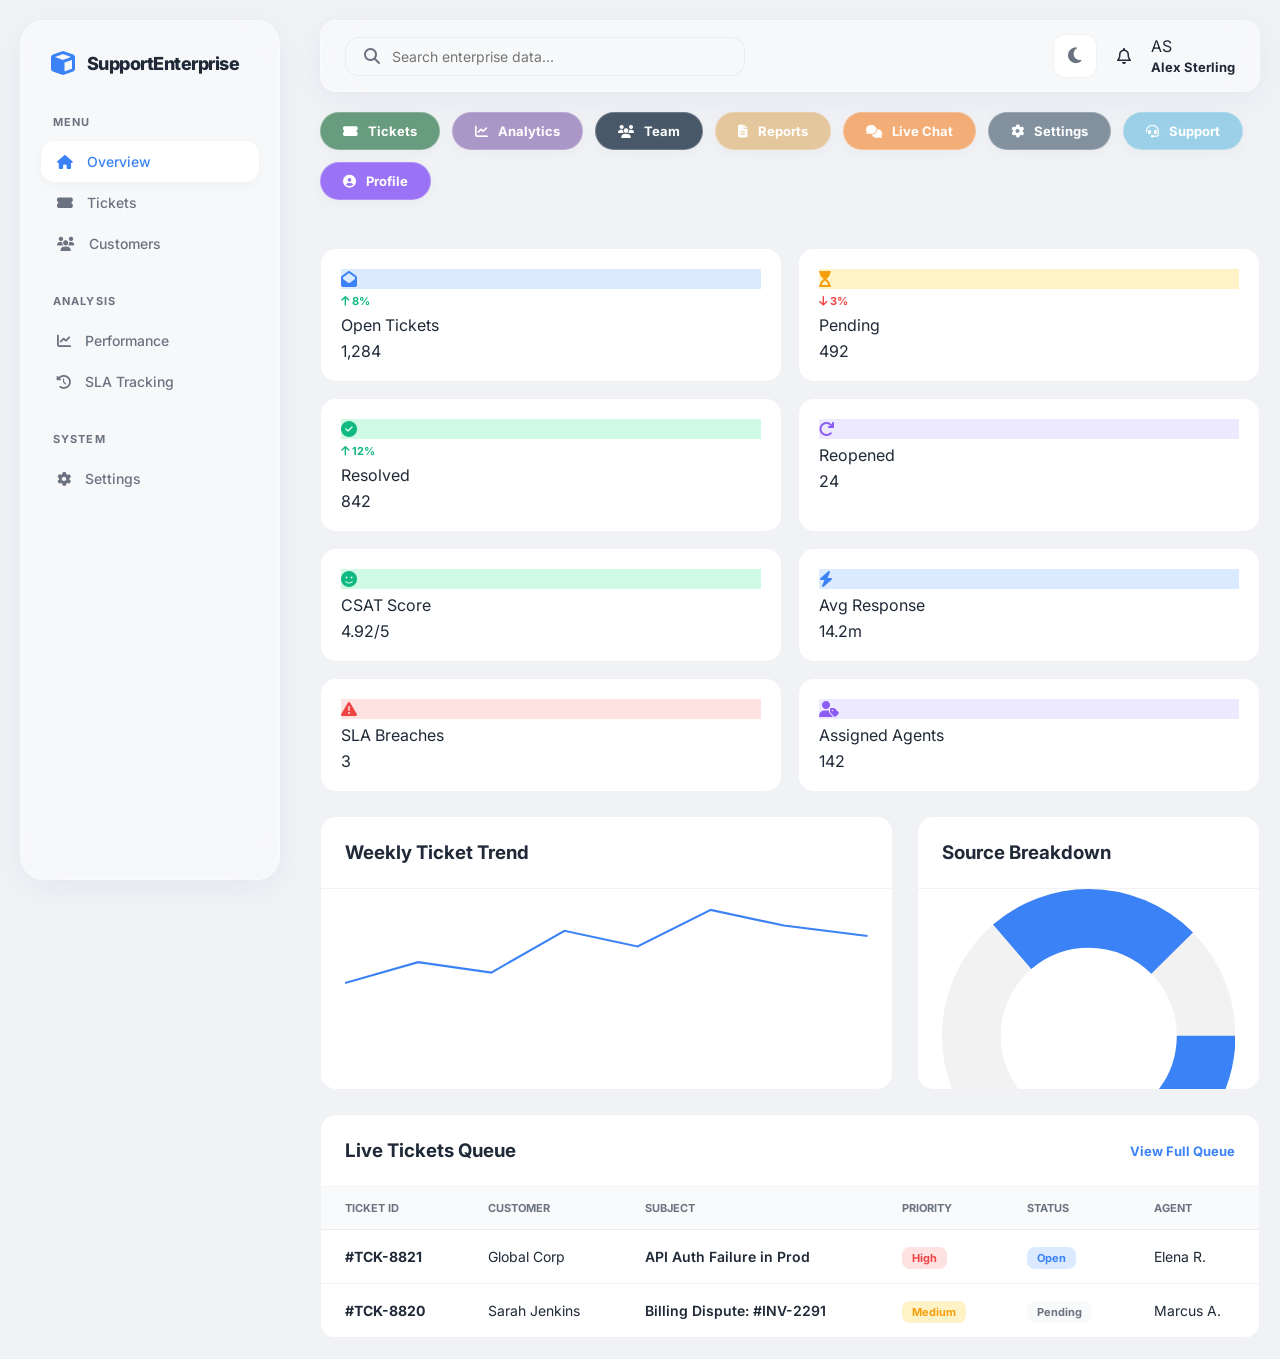
<file: index.html>
<!DOCTYPE html>
<html lang="en">
<head>
    <meta charset="UTF-8">
    <meta name="viewport" content="width=device-width, initial-scale=1.0">
    <title>SupportPro | Enterprise Glassmorphism (Final Edition)</title>
    <!-- Google Fonts: Inter -->
    <link href="https://fonts.googleapis.com/css2?family=Inter:wght@300;400;500;600;700;800&display=swap" rel="stylesheet">
    <!-- Font Awesome -->
    <link rel="stylesheet" href="https://cdnjs.cloudflare.com/ajax/libs/font-awesome/6.4.0/css/all.min.css">
    <style>
        :root {
            /* Light Mode Variables (Default) */
            --bg-body: #f0f2f5;
            --glass-bg: rgba(255, 255, 255, 0.45);
            --glass-border: rgba(255, 255, 255, 0.4);
            --glass-shadow: 0 8px 32px 0 rgba(31, 38, 135, 0.05);
            
            --primary: #3b82f6;
            --primary-soft: #dbeafe;
            --success: #10b981;
            --success-soft: #d1fae5;
            --warning: #f59e0b;
            --warning-soft: #fef3c7;
            --danger: #ef4444;
            --danger-soft: #fee2e2;
            --info: #8b5cf6;
            --info-soft: #ede9fe;
            
            --text-main: #1f2937;
            --text-muted: #6b7280;
            --border-thin: rgba(0, 0, 0, 0.05);
            --card-bg: #ffffff;
            --table-header-bg: #f9fafb;
            
            --sidebar-width: 260px;
            --transition: all 0.4s cubic-bezier(0.4, 0, 0.2, 1);
            --radius-xl: 24px;
            --radius-lg: 16px;

            /* Chic Action Colors */
            --chic-emerald: rgba(80, 141, 105, 0.85);
            --chic-lavender: rgba(159, 134, 192, 0.85);
            --chic-midnight: rgba(44, 62, 80, 0.85);
            --chic-gold: rgba(227, 192, 141, 0.85);
            --chic-slate: rgba(112, 128, 144, 0.85);
            --chic-rose: rgba(244, 162, 97, 0.85);
            --chic-sky: rgba(142, 202, 230, 0.85);
            --chic-violet: rgba(139, 92, 246, 0.85);
        }

        /* Dark Mode Override */
        [data-theme="dark"] {
            --bg-body: #0b0f19;
            --glass-bg: rgba(30, 41, 59, 0.7);
            --glass-border: rgba(255, 255, 255, 0.1);
            --glass-shadow: 0 8px 32px 0 rgba(0, 0, 0, 0.4);
            
            --text-main: #f8fafc;
            --text-muted: #94a3af;
            --border-thin: rgba(255, 255, 255, 0.05);
            --card-bg: rgba(15, 23, 42, 0.8);
            --table-header-bg: rgba(15, 23, 42, 0.9);
            
            --primary-soft: rgba(59, 130, 246, 0.1);
            --success-soft: rgba(16, 185, 129, 0.1);
            --warning-soft: rgba(245, 158, 11, 0.1);
            --danger-soft: rgba(239, 68, 68, 0.1);
            --info-soft: rgba(139, 92, 246, 0.1);
        }

        * {
            margin: 0;
            padding: 0;
            box-sizing: border-box;
            font-family: 'Inter', sans-serif;
        }

        body {
            background-color: var(--bg-body);
            color: var(--text-main);
            min-height: 100vh;
            display: flex;
            overflow-x: hidden;
            transition: var(--transition);
        }

        /* Floating Glass Sidebar */
        .sidebar {
            width: var(--sidebar-width);
            background: var(--glass-bg);
            backdrop-filter: blur(20px);
            -webkit-backdrop-filter: blur(20px);
            border: 1px solid var(--glass-border);
            border-radius: var(--radius-xl);
            position: fixed;
            top: 20px;
            bottom: 20px;
            left: 20px;
            z-index: 1000;
            display: flex;
            flex-direction: column;
            padding: 30px 20px;
            box-shadow: var(--glass-shadow);
            transition: var(--transition);
        }

        .sidebar-logo {
            display: flex;
            align-items: center;
            gap: 12px;
            margin-bottom: 40px;
            padding-left: 10px;
            font-size: 18px;
            font-weight: 800;
            letter-spacing: -0.5px;
            color: var(--text-main);
        }

        .sidebar-logo i {
            color: var(--primary);
            font-size: 24px;
        }

        .sidebar-nav {
            list-style: none;
            flex: 1;
        }

        .nav-section {
            margin-bottom: 30px;
        }

        .nav-title {
            font-size: 11px;
            font-weight: 700;
            color: var(--text-muted);
            text-transform: uppercase;
            letter-spacing: 0.1em;
            margin-bottom: 12px;
            padding-left: 12px;
        }

        .nav-link {
            display: flex;
            align-items: center;
            gap: 14px;
            padding: 12px 16px;
            color: var(--text-muted);
            text-decoration: none;
            border-radius: 14px;
            font-size: 14px;
            font-weight: 500;
            transition: var(--transition);
        }

        .nav-link:hover {
            background: rgba(255, 255, 255, 0.1);
            color: var(--text-main);
        }

        .nav-link.active {
            background: var(--card-bg);
            color: var(--primary);
            box-shadow: 0 4px 12px rgba(0, 0, 0, 0.03);
        }

        /* Top Glass Toolbar */
        .top-toolbar {
            position: fixed;
            top: 20px;
            right: 20px;
            left: calc(var(--sidebar-width) + 60px);
            height: 72px;
            background: var(--glass-bg);
            backdrop-filter: blur(20px);
            -webkit-backdrop-filter: blur(20px);
            border: 1px solid var(--glass-border);
            border-radius: var(--radius-lg);
            z-index: 900;
            display: flex;
            align-items: center;
            justify-content: space-between;
            padding: 0 24px;
            box-shadow: var(--glass-shadow);
            transition: var(--transition);
        }

        .search-bar {
            background: rgba(255, 255, 255, 0.1);
            padding: 10px 18px;
            border-radius: 14px;
            display: flex;
            align-items: center;
            gap: 12px;
            width: 400px;
            border: 1px solid var(--border-thin);
        }

        .search-bar input {
            border: none;
            background: none;
            outline: none;
            width: 100%;
            font-size: 14px;
            color: var(--text-main);
        }

        .header-actions {
            display: flex;
            align-items: center;
            gap: 20px;
        }

        /* Theme Toggle Button */
        #themeToggle {
            width: 44px;
            height: 44px;
            background: var(--card-bg);
            border: 1px solid var(--border-thin);
            border-radius: 12px;
            cursor: pointer;
            display: flex;
            align-items: center;
            justify-content: center;
            font-size: 18px;
            color: var(--text-muted);
            transition: var(--transition);
        }

        #themeToggle:hover {
            color: var(--primary);
            transform: rotate(15deg);
        }

        /* Action Center */
        .action-center {
            display: flex;
            gap: 12px;
            margin-bottom: 24px;
            flex-wrap: wrap;
        }

        .action-btn {
            display: flex;
            align-items: center;
            gap: 10px;
            padding: 10px 22px;
            border-radius: 50px;
            color: white;
            text-decoration: none;
            font-size: 13px;
            font-weight: 700;
            backdrop-filter: blur(10px);
            border: 1px solid rgba(255, 255, 255, 0.2);
            transition: var(--transition);
            box-shadow: 0 4px 15px rgba(0, 0, 0, 0.03);
        }

        .action-btn:hover {
            transform: translateY(-3px);
            border-color: rgba(255, 255, 255, 0.5);
        }

        .btn-emerald { background: var(--chic-emerald); }
        .btn-lavender { background: var(--chic-lavender); }
        .btn-midnight { background: var(--chic-midnight); }
        .btn-gold { background: var(--chic-gold); }
        .btn-slate { background: var(--chic-slate); }
        .btn-rose { background: var(--chic-rose); }
        .btn-sky { background: var(--chic-sky); }
        .btn-violet { background: var(--chic-violet); }

        /* KPI Grid */
        .main-content {
            flex: 1;
            margin-left: calc(var(--sidebar-width) + 40px);
            padding: 112px 20px 20px;
            display: flex;
            gap: 24px;
            transition: var(--transition);
        }

        .data-center {
            flex: 1;
            display: flex;
            flex-direction: column;
            gap: 24px;
        }

        .kpi-grid {
            display: grid;
            grid-template-columns: repeat(4, 1fr);
            gap: 16px;
        }

        .kpi-card {
            background: var(--card-bg);
            padding: 20px;
            border-radius: var(--radius-lg);
            border: 1px solid var(--border-thin);
            display: flex;
            flex-direction: column;
            gap: 6px;
            transition: var(--transition);
        }

        /* Section Cards */
        .section-card {
            background: var(--card-bg);
            border-radius: var(--radius-lg);
            border: 1px solid var(--border-thin);
            overflow: hidden;
            transition: var(--transition);
        }

        .section-header {
            padding: 24px;
            border-bottom: 1px solid var(--border-thin);
            display: flex;
            justify-content: space-between;
            align-items: center;
        }

        .data-table {
            width: 100%;
            border-collapse: collapse;
        }

        .data-table th {
            text-align: left;
            padding: 14px 24px;
            background: var(--table-header-bg);
            font-size: 11px;
            font-weight: 700;
            color: var(--text-muted);
            text-transform: uppercase;
            border-bottom: 1px solid var(--border-thin);
        }

        .data-table td {
            padding: 18px 24px;
            border-bottom: 1px solid var(--border-thin);
            font-size: 14px;
        }

        /* Activity Sidebar */
        .activity-sidebar {
            width: 320px;
            flex-shrink: 0;
        }

        .activity-list {
            padding: 24px;
            display: flex;
            flex-direction: column;
            gap: 20px;
        }

        .activity-item {
            display: flex;
            gap: 14px;
        }

        .activity-avatar {
            width: 32px;
            height: 32px;
            border-radius: 50%;
            background: var(--table-header-bg);
            flex-shrink: 0;
            display: flex;
            align-items: center;
            justify-content: center;
            font-size: 10px;
            font-weight: 700;
        }

        /* Charts Section */
        .charts-row {
            display: grid;
            grid-template-columns: 2fr 1.2fr;
            gap: 24px;
        }

        .chart-box {
            height: 200px;
            padding: 0 24px 24px;
        }

        .line-chart-svg path {
            stroke: var(--primary);
            transition: stroke 0.4s ease;
        }

        /* Responsive */
        @media (max-width: 1400px) {
            .activity-sidebar { display: none; }
            .kpi-grid { grid-template-columns: repeat(2, 1fr); }
        }

        @media (max-width: 1024px) {
            .sidebar { width: 80px; padding: 20px 10px; }
            .sidebar-logo span, .nav-text, .nav-title { display: none; }
            .top-toolbar { left: 120px; }
            .main-content { margin-left: 100px; }
            .search-bar { width: 250px; }
        }
    </style>
</head>
<body data-theme="light">
    <!-- Floating Glass Sidebar -->
    <aside class="sidebar">
        <div class="sidebar-logo">
            <i class="fas fa-cube"></i> <span>SupportEnterprise</span>
        </div>

        <nav class="sidebar-nav">
            <div class="nav-section">
                <div class="nav-title">Menu</div>
                <a href="#" class="nav-link active"><i class="fas fa-home"></i> <span class="nav-text">Overview</span></a>
                <a href="tickets.html" class="nav-link"><i class="fas fa-ticket-alt"></i> <span class="nav-text">Tickets</span></a>
                <a href="#" class="nav-link"><i class="fas fa-users"></i> <span class="nav-text">Customers</span></a>
            </div>

            <div class="nav-section">
                <div class="nav-title">Analysis</div>
                <a href="analytics.html" class="nav-link"><i class="fas fa-chart-line"></i> <span class="nav-text">Performance</span></a>
                <a href="#" class="nav-link"><i class="fas fa-history"></i> <span class="nav-text">SLA Tracking</span></a>
            </div>

            <div class="nav-section">
                <div class="nav-title">System</div>
                <a href="settings.html" class="nav-link"><i class="fas fa-cog"></i> <span class="nav-text">Settings</span></a>
            </div>
        </nav>
    </aside>

    <div class="main-content">
        <!-- Glass Top Toolbar -->
        <header class="top-toolbar">
            <div class="search-bar">
                <i class="fas fa-search" style="color: var(--text-muted);"></i>
                <input type="text" placeholder="Search enterprise data...">
            </div>

            <div class="header-actions">
                <!-- Theme Toggle Button -->
                <button id="themeToggle" title="Toggle Theme">
                    <i class="fas fa-moon" id="themeIcon"></i>
                </button>
                <div class="action-icon"><i class="far fa-bell"></i></div>
                <div class="user-widget">
                    <div class="user-avatar">AS</div>
                    <span style="font-size: 13px; font-weight: 700;">Alex Sterling</span>
                </div>
            </div>
        </header>

        <div class="data-center">
            <!-- Action Control Center -->
            <section class="action-center">
                <a href="tickets.html" class="action-btn btn-emerald"><i class="fas fa-ticket-alt"></i> Tickets</a>
                <a href="analytics.html" class="action-btn btn-lavender"><i class="fas fa-chart-line"></i> Analytics</a>
                <a href="team.html" class="action-btn btn-midnight"><i class="fas fa-users"></i> Team</a>
                <a href="reports.html" class="action-btn btn-gold"><i class="fas fa-file-alt"></i> Reports</a>
                <a href="chat.html" class="action-btn btn-rose"><i class="fas fa-comments"></i> Live Chat</a>
                <a href="settings.html" class="action-btn btn-slate"><i class="fas fa-cog"></i> Settings</a>
                <a href="support.html" class="action-btn btn-sky"><i class="fas fa-headset"></i> Support</a>
                <a href="profile.html" class="action-btn btn-violet"><i class="fas fa-user-circle"></i> Profile</a>
            </section>

            <!-- 8 KPI Cards Grid -->
            <div class="kpi-grid">
                <div class="kpi-card">
                    <div class="kpi-header">
                        <div class="kpi-icon-box" style="background: var(--primary-soft); color: var(--primary);"><i class="fas fa-envelope-open"></i></div>
                        <span style="color: var(--success); font-size: 11px; font-weight: 700;"><i class="fas fa-arrow-up"></i> 8%</span>
                    </div>
                    <span class="kpi-label">Open Tickets</span>
                    <span class="kpi-value">1,284</span>
                </div>
                <div class="kpi-card">
                    <div class="kpi-header">
                        <div class="kpi-icon-box" style="background: var(--warning-soft); color: var(--warning);"><i class="fas fa-hourglass-start"></i></div>
                        <span style="color: var(--danger); font-size: 11px; font-weight: 700;"><i class="fas fa-arrow-down"></i> 3%</span>
                    </div>
                    <span class="kpi-label">Pending</span>
                    <span class="kpi-value">492</span>
                </div>
                <div class="kpi-card">
                    <div class="kpi-header">
                        <div class="kpi-icon-box" style="background: var(--success-soft); color: var(--success);"><i class="fas fa-check-circle"></i></div>
                        <span style="color: var(--success); font-size: 11px; font-weight: 700;"><i class="fas fa-arrow-up"></i> 12%</span>
                    </div>
                    <span class="kpi-label">Resolved</span>
                    <span class="kpi-value">842</span>
                </div>
                <div class="kpi-card">
                    <div class="kpi-header">
                        <div class="kpi-icon-box" style="background: var(--info-soft); color: var(--info);"><i class="fas fa-redo"></i></div>
                    </div>
                    <span class="kpi-label">Reopened</span>
                    <span class="kpi-value">24</span>
                </div>
                <div class="kpi-card">
                    <div class="kpi-header">
                        <div class="kpi-icon-box" style="background: var(--success-soft); color: var(--success);"><i class="fas fa-smile"></i></div>
                    </div>
                    <span class="kpi-label">CSAT Score</span>
                    <span class="kpi-value">4.92/5</span>
                </div>
                <div class="kpi-card">
                    <div class="kpi-header">
                        <div class="kpi-icon-box" style="background: var(--primary-soft); color: var(--primary);"><i class="fas fa-bolt"></i></div>
                    </div>
                    <span class="kpi-label">Avg Response</span>
                    <span class="kpi-value">14.2m</span>
                </div>
                <div class="kpi-card">
                    <div class="kpi-header">
                        <div class="kpi-icon-box" style="background: var(--danger-soft); color: var(--danger);"><i class="fas fa-exclamation-triangle"></i></div>
                    </div>
                    <span class="kpi-label">SLA Breaches</span>
                    <span class="kpi-value">3</span>
                </div>
                <div class="kpi-card">
                    <div class="kpi-header">
                        <div class="kpi-icon-box" style="background: var(--info-soft); color: var(--info);"><i class="fas fa-user-tag"></i></div>
                    </div>
                    <span class="kpi-label">Assigned Agents</span>
                    <span class="kpi-value">142</span>
                </div>
            </div>

            <!-- Charts Row -->
            <div class="charts-row">
                <div class="section-card">
                    <div class="section-header"><h3 class="section-title">Weekly Ticket Trend</h3></div>
                    <div class="chart-box">
                        <svg class="line-chart-svg" viewBox="0 0 1000 200">
                            <path fill="none" stroke-width="4" d="M0,180 L140,140 L280,160 L420,80 L560,110 L700,40 L840,70 L1000,90" />
                        </svg>
                    </div>
                </div>
                <div class="section-card">
                    <div class="section-header"><h3 class="section-title">Source Breakdown</h3></div>
                    <div class="chart-box">
                        <svg class="donut-chart-svg" viewBox="0 0 100 100">
                            <circle cx="50" cy="50" r="40" fill="transparent" stroke="var(--border-thin)" stroke-width="20" />
                            <circle cx="50" cy="50" r="40" fill="transparent" stroke="var(--primary)" stroke-width="20" stroke-dasharray="60 100" />
                        </svg>
                    </div>
                </div>
            </div>

            <!-- Detailed Tickets Table -->
            <div class="section-card">
                <div class="section-header">
                    <h3 class="section-title">Live Tickets Queue</h3>
                    <a href="tickets.html" style="color: var(--primary); font-size: 13px; text-decoration: none; font-weight: 700;">View Full Queue</a>
                </div>
                <table class="data-table">
                    <thead>
                        <tr>
                            <th>Ticket ID</th>
                            <th>Customer</th>
                            <th>Subject</th>
                            <th>Priority</th>
                            <th>Status</th>
                            <th>Agent</th>
                        </tr>
                    </thead>
                    <tbody>
                        <tr>
                            <td style="font-weight: 700;">#TCK-8821</td>
                            <td>Global Corp</td>
                            <td style="font-weight: 600;">API Auth Failure in Prod</td>
                            <td><span style="padding: 4px 10px; background: var(--danger-soft); color: var(--danger); border-radius: 8px; font-size: 11px; font-weight: 700;">High</span></td>
                            <td><span style="padding: 4px 10px; background: var(--primary-soft); color: var(--primary); border-radius: 8px; font-size: 11px; font-weight: 700;">Open</span></td>
                            <td>Elena R.</td>
                        </tr>
                        <tr>
                            <td style="font-weight: 700;">#TCK-8820</td>
                            <td>Sarah Jenkins</td>
                            <td style="font-weight: 600;">Billing Dispute: #INV-2291</td>
                            <td><span style="padding: 4px 10px; background: var(--warning-soft); color: var(--warning); border-radius: 8px; font-size: 11px; font-weight: 700;">Medium</span></td>
                            <td><span style="padding: 4px 10px; background: var(--table-header-bg); color: var(--text-muted); border-radius: 8px; font-size: 11px; font-weight: 700;">Pending</span></td>
                            <td>Marcus A.</td>
                        </tr>
                    </tbody>
                </table>
            </div>
        </div>

        <!-- Activity Sidebar -->
        <aside class="activity-sidebar">
            <div class="section-card">
                <div class="section-header"><h3 class="section-title">Team Activity</h3></div>
                <div class="activity-list">
                    <div class="activity-item">
                        <div class="activity-avatar" style="color: var(--primary);">ER</div>
                        <div class="activity-info">
                            <span style="font-weight: 700;">Elena R.</span> closed #TCK-8712
                            <div class="activity-time">2 mins ago</div>
                        </div>
                    </div>
                    <div class="activity-item">
                        <div class="activity-avatar" style="color: var(--success);">SP</div>
                        <div class="activity-info">
                            <span style="font-weight: 700;">Sarah P.</span> responded to #TCK-8817
                            <div class="activity-time">12 mins ago</div>
                        </div>
                    </div>
                    <div class="activity-item">
                        <div class="activity-avatar" style="color: var(--info);">JV</div>
                        <div class="activity-info">
                            <span style="font-weight: 700;">Julia V.</span> escalated #TCK-8819
                            <div class="activity-time">24 mins ago</div>
                        </div>
                    </div>
                </div>
            </div>
        </aside>
    </div>

    <script>
        document.addEventListener('DOMContentLoaded', () => {
            const body = document.body;
            const themeToggle = document.getElementById('themeToggle');
            const themeIcon = document.getElementById('themeIcon');
            
            // Theme Logic
            const savedTheme = localStorage.getItem('theme') || 'light';
            setTheme(savedTheme);

            themeToggle.addEventListener('click', () => {
                const currentTheme = body.getAttribute('data-theme');
                const newTheme = currentTheme === 'light' ? 'dark' : 'light';
                setTheme(newTheme);
            });

            function setTheme(theme) {
                body.setAttribute('data-theme', theme);
                localStorage.setItem('theme', theme);
                
                if (theme === 'dark') {
                    themeIcon.classList.replace('fa-moon', 'fa-sun');
                } else {
                    themeIcon.classList.replace('fa-sun', 'fa-moon');
                }
            }

            console.log('Final Glassmorphism Dashboard with Persistent Theme Toggle Loaded');
        });
    </script>
</body>
</html>
</file>
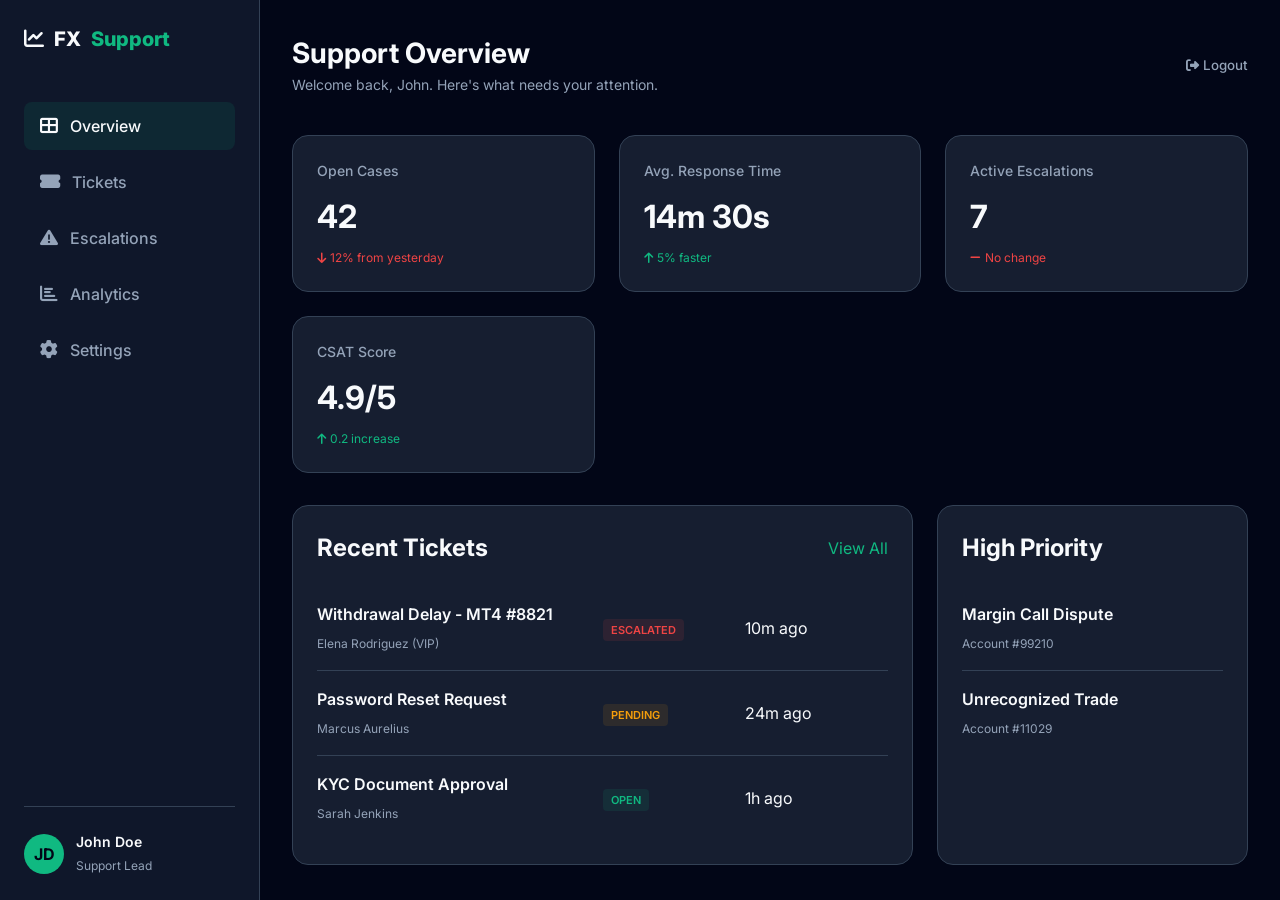
<file: dashboard.html>
<!DOCTYPE html>
<html lang="en">
<head>
    <meta charset="UTF-8">
    <meta name="viewport" content="width=device-width, initial-scale=1.0">
    <title>Dashboard | Forex Brokerage</title>
    <link rel="stylesheet" href="style.css">
    <link rel="stylesheet" href="https://cdnjs.cloudflare.com/ajax/libs/font-awesome/6.4.0/css/all.min.css">
    <link href="https://fonts.googleapis.com/css2?family=Inter:wght@400;500;600;700;800&display=swap" rel="stylesheet">
</head>
<body>
    <div class="dashboard-wrapper">
        <aside class="sidebar">
            <div class="logo">
                <i class="fas fa-chart-line"></i> FX<span>Support</span>
            </div>
            
            <ul class="nav-links">
                <li class="nav-item">
                    <a href="#" class="nav-link active">
                        <i class="fas fa-th-large"></i> Overview
                    </a>
                </li>
                <li class="nav-item">
                    <a href="#" class="nav-link">
                        <i class="fas fa-ticket-alt"></i> Tickets
                    </a>
                </li>
                <li class="nav-item">
                    <a href="#" class="nav-link">
                        <i class="fas fa-exclamation-triangle"></i> Escalations
                    </a>
                </li>
                <li class="nav-item">
                    <a href="#" class="nav-link">
                        <i class="fas fa-chart-bar"></i> Analytics
                    </a>
                </li>
                <li class="nav-item">
                    <a href="#" class="nav-link">
                        <i class="fas fa-cog"></i> Settings
                    </a>
                </li>
            </ul>
            
            <div class="user-profile">
                <div class="avatar">JD</div>
                <div class="user-info">
                    <span class="name">John Doe</span>
                    <span class="role">Support Lead</span>
                </div>
            </div>
        </aside>

        <main class="main-content">
            <header class="header">
                <div class="page-title">
                    <h1>Support Overview</h1>
                    <p>Welcome back, John. Here's what needs your attention.</p>
                </div>
                <div class="header-actions">
                    <button id="logoutBtn" style="background: transparent; color: var(--text-secondary);"><i class="fas fa-sign-out-alt"></i> Logout</button>
                </div>
            </header>

            <section class="widgets-grid">
                <div class="widget-card">
                    <div class="widget-title">Open Cases</div>
                    <div class="widget-value">42</div>
                    <div class="widget-trend trend-down">
                        <i class="fas fa-arrow-down"></i> 12% from yesterday
                    </div>
                </div>
                <div class="widget-card">
                    <div class="widget-title">Avg. Response Time</div>
                    <div class="widget-value">14m 30s</div>
                    <div class="widget-trend trend-up">
                        <i class="fas fa-arrow-up"></i> 5% faster
                    </div>
                </div>
                <div class="widget-card">
                    <div class="widget-title">Active Escalations</div>
                    <div class="widget-value">7</div>
                    <div class="widget-trend trend-down">
                        <i class="fas fa-minus"></i> No change
                    </div>
                </div>
                <div class="widget-card">
                    <div class="widget-title">CSAT Score</div>
                    <div class="widget-value">4.9/5</div>
                    <div class="widget-trend trend-up">
                        <i class="fas fa-arrow-up"></i> 0.2 increase
                    </div>
                </div>
            </section>

            <div class="content-grid">
                <div class="table-card">
                    <div class="table-header">
                        <h2>Recent Tickets</h2>
                        <a href="#">View All</a>
                    </div>
                    <div class="ticket-list">
                        <div class="ticket-item">
                            <div class="ticket-info">
                                <span class="subject">Withdrawal Delay - MT4 #8821</span>
                                <span class="client">Elena Rodriguez (VIP)</span>
                            </div>
                            <div class="ticket-status">
                                <span class="badge badge-escalated">Escalated</span>
                            </div>
                            <div class="ticket-time">10m ago</div>
                        </div>
                        <div class="ticket-item">
                            <div class="ticket-info">
                                <span class="subject">Password Reset Request</span>
                                <span class="client">Marcus Aurelius</span>
                            </div>
                            <div class="ticket-status">
                                <span class="badge badge-pending">Pending</span>
                            </div>
                            <div class="ticket-time">24m ago</div>
                        </div>
                        <div class="ticket-item">
                            <div class="ticket-info">
                                <span class="subject">KYC Document Approval</span>
                                <span class="client">Sarah Jenkins</span>
                            </div>
                            <div class="ticket-status">
                                <span class="badge badge-open">Open</span>
                            </div>
                            <div class="ticket-time">1h ago</div>
                        </div>
                    </div>
                </div>

                <div class="table-card">
                    <div class="table-header">
                        <h2>High Priority</h2>
                    </div>
                    <div class="ticket-list">
                        <div class="ticket-item" style="grid-template-columns: 1fr;">
                            <div class="ticket-info">
                                <span class="subject">Margin Call Dispute</span>
                                <span class="client">Account #99210</span>
                            </div>
                        </div>
                        <div class="ticket-item" style="grid-template-columns: 1fr;">
                            <div class="ticket-info">
                                <span class="subject">Unrecognized Trade</span>
                                <span class="client">Account #11029</span>
                            </div>
                        </div>
                    </div>
                </div>
            </div>
        </main>
    </div>

    <script src="script.js"></script>
</body>
</html>
</file>
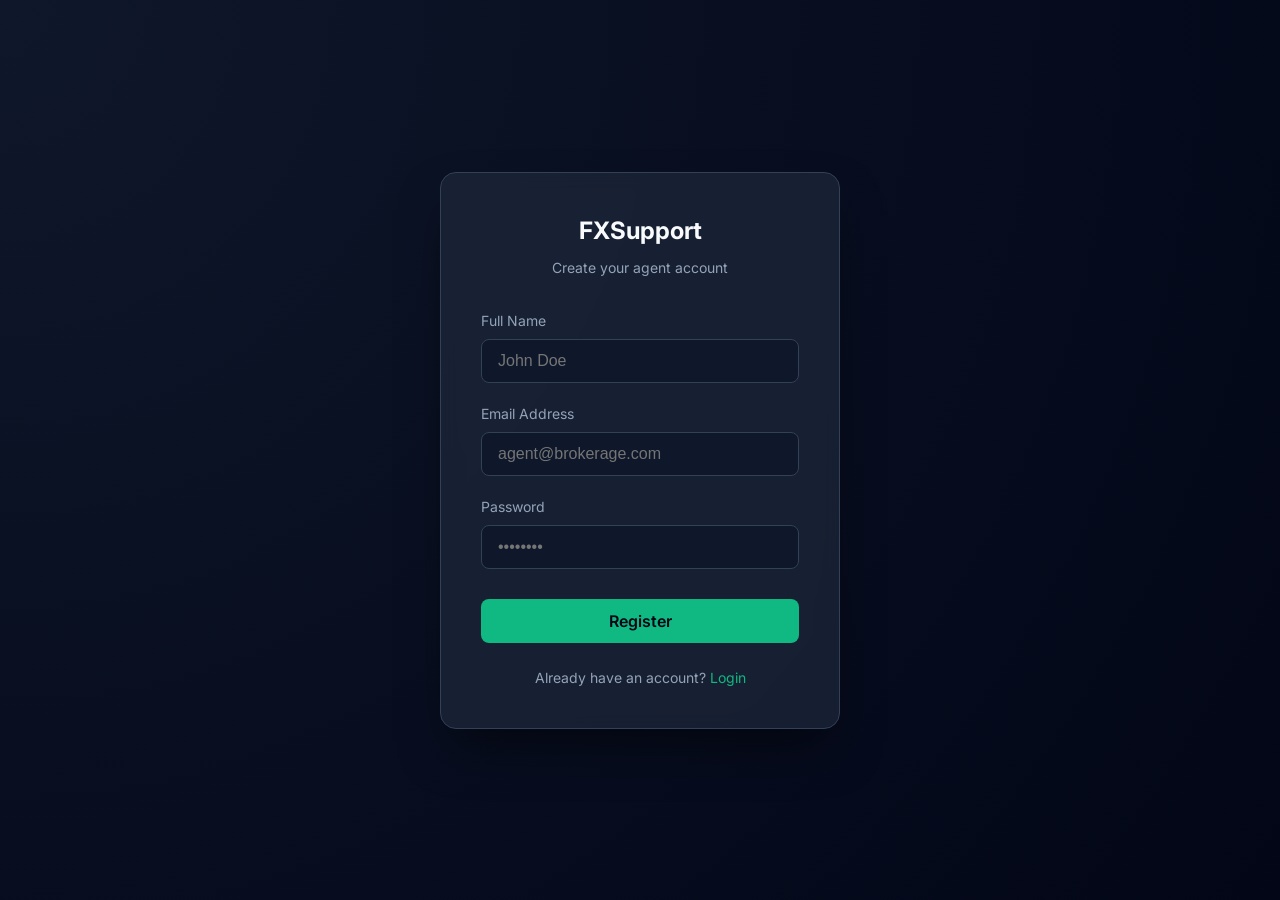
<file: signup.html>
<!DOCTYPE html>
<html lang="en">
<head>
    <meta charset="UTF-8">
    <meta name="viewport" content="width=device-width, initial-scale=1.0">
    <title>Sign Up | Forex Dashboard</title>
    <link rel="stylesheet" href="style.css">
    <link rel="stylesheet" href="https://cdnjs.cloudflare.com/ajax/libs/font-awesome/6.4.0/css/all.min.css">
    <link href="https://fonts.googleapis.com/css2?family=Inter:wght@400;500;600;700;800&display=swap" rel="stylesheet">
</head>
<body>
    <div class="auth-container">
        <div class="auth-card">
            <div class="auth-title">FX<span>Support</span></div>
            <p class="auth-subtitle">Create your agent account</p>
            
            <form id="signupForm">
                <div class="form-group">
                    <label class="form-label">Full Name</label>
                    <input type="text" class="form-input" placeholder="John Doe" required>
                </div>
                <div class="form-group">
                    <label class="form-label">Email Address</label>
                    <input type="email" class="form-input" placeholder="agent@brokerage.com" required>
                </div>
                <div class="form-group">
                    <label class="form-label">Password</label>
                    <input type="password" class="form-input" placeholder="••••••••" required>
                </div>
                <button type="submit" class="btn-primary">Register</button>
            </form>
            
            <div class="auth-footer">
                Already have an account? <a href="index.html">Login</a>
            </div>
        </div>
    </div>

    <script src="script.js"></script>
</body>
</html>
</file>
<file: style.css>
:root {
  --primary-color: #0f172a;
  --secondary-color: #1e293b;
  --accent-color: #10b981;
  --text-primary: #f8fafc;
  --text-secondary: #94a3b8;
  --bg-color: #020617;
  --card-bg: rgba(30, 41, 59, 0.7);
  --border-color: #334155;
  --font-family: 'Inter', -apple-system, BlinkMacSystemFont, "Segoe UI", Roboto, Helvetica, Arial, sans-serif;
  --transition: all 0.3s ease;
}

* {
  margin: 0;
  padding: 0;
  box-sizing: border-box;
}

body {
  font-family: var(--font-family);
  background-color: var(--bg-color);
  color: var(--text-primary);
  line-height: 1.5;
  overflow-x: hidden;
}

a {
  text-decoration: none;
  color: var(--accent-color);
  transition: var(--transition);
}

a:hover {
  opacity: 0.8;
}

button {
  cursor: pointer;
  border: none;
  border-radius: 8px;
  font-family: inherit;
  font-weight: 500;
  transition: var(--transition);
}

/* Auth Pages Layout */
.auth-container {
  display: flex;
  align-items: center;
  justify-content: center;
  min-height: 100vh;
  padding: 20px;
  background: radial-gradient(circle at top left, #0f172a, #020617);
}

.auth-card {
  background: var(--card-bg);
  backdrop-filter: blur(10px);
  padding: 40px;
  border-radius: 16px;
  border: 1px solid var(--border-color);
  width: 100%;
  max-width: 400px;
  box-shadow: 0 25px 50px -12px rgba(0, 0, 0, 0.5);
}

.auth-title {
  font-size: 24px;
  font-weight: 700;
  margin-bottom: 8px;
  text-align: center;
}

.auth-subtitle {
  color: var(--text-secondary);
  font-size: 14px;
  margin-bottom: 32px;
  text-align: center;
}

.form-group {
  margin-bottom: 20px;
}

.form-label {
  display: block;
  font-size: 14px;
  color: var(--text-secondary);
  margin-bottom: 8px;
}

.form-input {
  width: 100%;
  padding: 12px 16px;
  background: #0f172a;
  border: 1px solid var(--border-color);
  border-radius: 8px;
  color: var(--text-primary);
  font-size: 16px;
  outline: none;
  transition: var(--transition);
}

.form-input:focus {
  border-color: var(--accent-color);
  box-shadow: 0 0 0 2px rgba(16, 185, 129, 0.2);
}

.btn-primary {
  width: 100%;
  padding: 12px;
  background: var(--accent-color);
  color: #020617;
  font-size: 16px;
  font-weight: 600;
  margin-top: 10px;
}

.btn-primary:hover {
  transform: translateY(-1px);
  box-shadow: 0 4px 12px rgba(16, 185, 129, 0.3);
}

.auth-footer {
  text-align: center;
  margin-top: 24px;
  font-size: 14px;
  color: var(--text-secondary);
}

/* Dashboard Layout */
.dashboard-wrapper {
  display: flex;
  height: 100vh;
}

/* Sidebar */
.sidebar {
  width: 260px;
  background: var(--primary-color);
  border-right: 1px solid var(--border-color);
  display: flex;
  flex-direction: column;
  padding: 24px;
  transition: var(--transition);
}

.logo {
  font-size: 20px;
  font-weight: 800;
  color: var(--text-primary);
  margin-bottom: 48px;
  display: flex;
  align-items: center;
  gap: 10px;
}

.logo span {
  color: var(--accent-color);
}

.nav-links {
  list-style: none;
  flex: 1;
}

.nav-item {
  margin-bottom: 8px;
}

.nav-link {
  display: flex;
  align-items: center;
  gap: 12px;
  padding: 12px 16px;
  color: var(--text-secondary);
  border-radius: 8px;
  font-weight: 500;
}

.nav-link.active, .nav-link:hover {
  background: rgba(16, 185, 129, 0.1);
  color: var(--text-primary);
}

.nav-link i {
  font-size: 18px;
}

.user-profile {
  display: flex;
  align-items: center;
  gap: 12px;
  padding-top: 24px;
  border-top: 1px solid var(--border-color);
}

.avatar {
  width: 40px;
  height: 40px;
  border-radius: 50%;
  background: var(--accent-color);
  display: flex;
  align-items: center;
  justify-content: center;
  font-weight: 700;
  color: #020617;
}

.user-info .name {
  font-size: 14px;
  font-weight: 600;
  display: block;
}

.user-info .role {
  font-size: 12px;
  color: var(--text-secondary);
}

/* Main Content */
.main-content {
  flex: 1;
  overflow-y: auto;
  padding: 32px;
  background: var(--bg-color);
}

.header {
  display: flex;
  justify-content: space-between;
  align-items: center;
  margin-bottom: 40px;
}

.page-title h1 {
  font-size: 28px;
  font-weight: 700;
}

.page-title p {
  color: var(--text-secondary);
  font-size: 14px;
}

/* Widgets Grid */
.widgets-grid {
  display: grid;
  grid-template-columns: repeat(auto-fit, minmax(240px, 1fr));
  gap: 24px;
  margin-bottom: 32px;
}

.widget-card {
  background: var(--card-bg);
  padding: 24px;
  border-radius: 16px;
  border: 1px solid var(--border-color);
}

.widget-title {
  color: var(--text-secondary);
  font-size: 14px;
  font-weight: 500;
  margin-bottom: 12px;
}

.widget-value {
  font-size: 32px;
  font-weight: 700;
  margin-bottom: 8px;
}

.widget-trend {
  font-size: 12px;
  display: flex;
  align-items: center;
  gap: 4px;
}

.trend-up { color: #10b981; }
.trend-down { color: #ef4444; }

/* Large Widgets (Tables/Lists) */
.content-grid {
  display: grid;
  grid-template-columns: 2fr 1fr;
  gap: 24px;
}

.table-card {
  background: var(--card-bg);
  border-radius: 16px;
  border: 1px solid var(--border-color);
  padding: 24px;
}

.table-header {
  display: flex;
  justify-content: space-between;
  align-items: center;
  margin-bottom: 20px;
}

.ticket-list {
  width: 100%;
}

.ticket-item {
  display: grid;
  grid-template-columns: 2fr 1fr 1fr;
  padding: 16px 0;
  border-bottom: 1px solid var(--border-color);
  align-items: center;
}

.ticket-item:last-child {
  border-bottom: none;
}

.ticket-info .subject {
  display: block;
  font-weight: 600;
  margin-bottom: 4px;
}

.ticket-info .client {
  font-size: 12px;
  color: var(--text-secondary);
}

.badge {
  padding: 4px 8px;
  border-radius: 4px;
  font-size: 11px;
  font-weight: 600;
  text-transform: uppercase;
}

.badge-pending { background: rgba(245, 158, 11, 0.1); color: #f59e0b; }
.badge-escalated { background: rgba(239, 68, 68, 0.1); color: #ef4444; }
.badge-open { background: rgba(16, 185, 129, 0.1); color: #10b981; }

@media (max-width: 1024px) {
  .content-grid {
    grid-template-columns: 1fr;
  }
}

@media (max-width: 768px) {
  .sidebar {
    display: none;
  }
}
</file>
